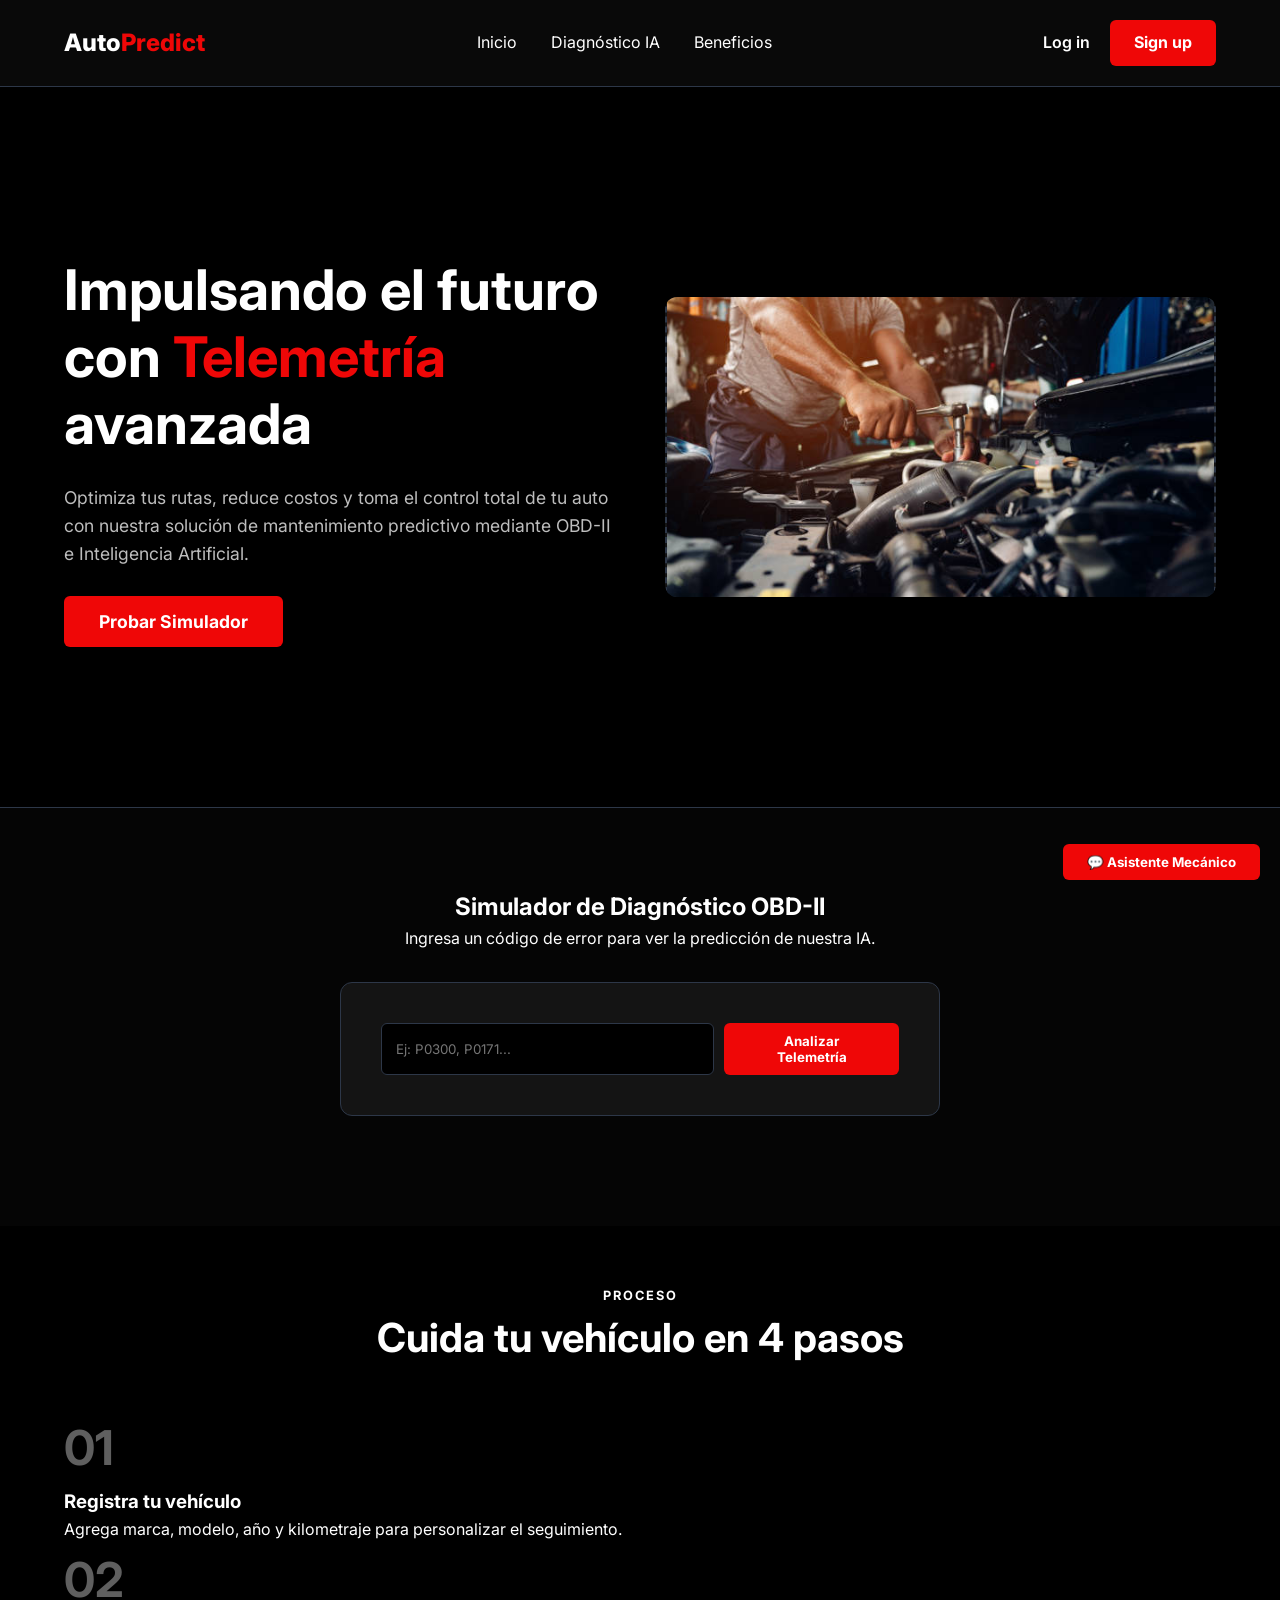
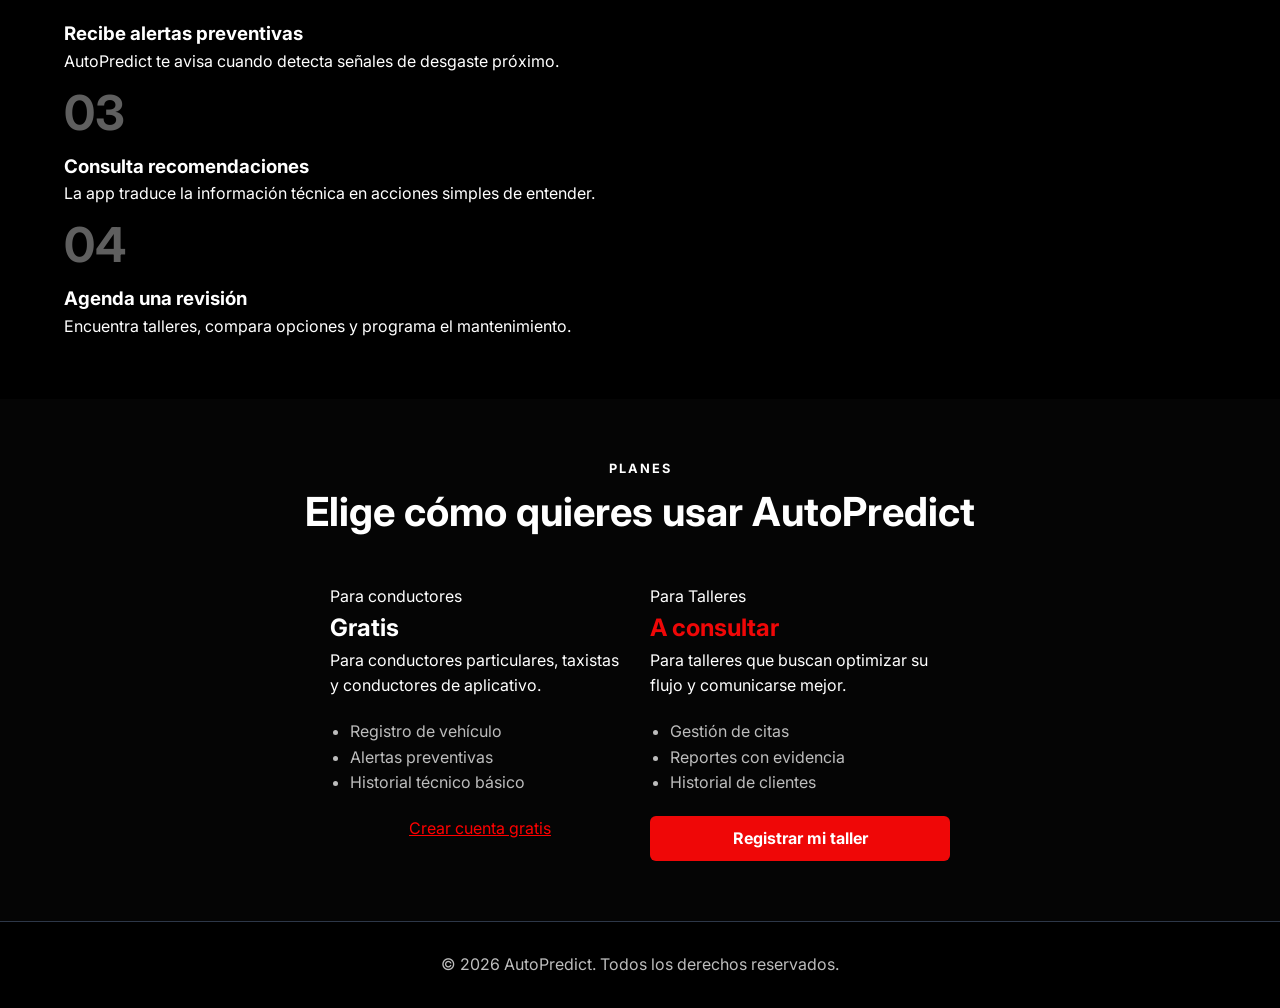
<file: index.html>
<!DOCTYPE html>
<html lang="es">
<head>
    <meta charset="UTF-8">
    <meta name="viewport" content="width=device-width, initial-scale=1.0">
    <title>AutoPredict | Telemetría Avanzada</title>
    <link rel="stylesheet" href="style.css">
</head>
<body>
    <header class="navbar">
        <a href="#inicio" class="logo">Auto<span class="text-accent">Predict</span></a>
        <nav class="nav-links">
            <a href="#inicio">Inicio</a>
            <a href="#simulador">Diagnóstico IA</a>
            <a href="#beneficios">Beneficios</a>
        </nav>
        <div class="nav-actions">
            <a href="dashboard.html" class="login-link">Log in</a>
            <a href="registro.html" class="btn-primary">Sign up</a>
        </div>
    </header>

    <main>
        <section id="inicio" class="hero-section">
            <div class="hero-content">
                <h1>Impulsando el futuro con <span class="text-accent">Telemetría</span> avanzada</h1>
                <p>Optimiza tus rutas, reduce costos y toma el control total de tu auto con nuestra solución de mantenimiento predictivo mediante OBD-II e Inteligencia Artificial.</p>
                <div class="hero-buttons">
                    <a href="#simulador" class="btn-primary btn-large">Probar Simulador</a>
                </div>
            </div>
            <div class="hero-image">
                <div class="car-placeholder">
                    <img src="Imagenes/carro-mantenimiento.jpg" alt="Carro en mantenimiento">
                </div>
            </div>
        </section>

        <section id="simulador" class="simulator-section">
            <h2>Simulador de Diagnóstico OBD-II</h2>
            <p>Ingresa un código de error para ver la predicción de nuestra IA.</p>
            
            <div class="simulator-card">
                <form id="diagnostic-form">
                    <input type="text" id="obd-code" placeholder="Ej: P0300, P0171..." required>
                    <button type="submit" class="btn-primary">Analizar Telemetría</button>
                </form>

                <div id="loading-spinner" class="hidden">
                    <div class="spinner"></div>
                    <p class="text-accent">Analizando datos del motor...</p>
                </div>

                <div id="diagnostic-result" class="hidden result-box">
                    <h3 id="result-title">Diagnóstico Completado</h3>
                    <p id="result-desc"><strong>Falla detectada:</strong> Anomalía múltiple en cilindros.</p>
                    <p id="result-action"><strong>Acción recomendada:</strong> Revisión urgente de bujías.</p>
                </div>
            </div>
        </section>

        <section style="padding: 60px 5%; text-align: center;">
            <p class="text-muted" style="font-weight: bold; font-size: 0.8rem; letter-spacing: 2px;">PROCESO</p>
            <h2 style="font-size: 2.5rem; margin-bottom: 40px;">Cuida tu vehículo en 4 pasos</h2>
            <div class="grid-4" style="text-align: left;">
                <div class="data-card">
                    <h1 style="color: var(--text-muted); opacity: 0.5; font-size: 3rem;">01</h1>
                    <h3>Registra tu vehículo</h3>
                    <p class="text-muted">Agrega marca, modelo, año y kilometraje para personalizar el seguimiento.</p>
                </div>
                <div class="data-card">
                    <h1 style="color: var(--text-muted); opacity: 0.5; font-size: 3rem;">02</h1>
                    <h3>Recibe alertas preventivas</h3>
                    <p class="text-muted">AutoPredict te avisa cuando detecta señales de desgaste próximo.</p>
                </div>
                <div class="data-card">
                    <h1 style="color: var(--text-muted); opacity: 0.5; font-size: 3rem;">03</h1>
                    <h3>Consulta recomendaciones</h3>
                    <p class="text-muted">La app traduce la información técnica en acciones simples de entender.</p>
                </div>
                <div class="data-card">
                    <h1 style="color: var(--text-muted); opacity: 0.5; font-size: 3rem;">04</h1>
                    <h3>Agenda una revisión</h3>
                    <p class="text-muted">Encuentra talleres, compara opciones y programa el mantenimiento.</p>
                </div>
            </div>
        </section>

        <section style="padding: 60px 5%; text-align: center; background: #050505;">
            <p class="text-muted" style="font-weight: bold; font-size: 0.8rem; letter-spacing: 2px;">PLANES</p>
            <h2 style="font-size: 2.5rem; margin-bottom: 40px;">Elige cómo quieres usar AutoPredict</h2>
            <div style="display: flex; justify-content: center; gap: 20px; flex-wrap: wrap;">
                <div class="data-card" style="width: 300px; text-align: left;">
                    <p class="text-muted">Para conductores</p>
                    <h2>Gratis</h2>
                    <p class="text-muted mt-10">Para conductores particulares, taxistas y conductores de aplicativo.</p>
                    <ul style="margin: 20px 0; padding-left: 20px; color: var(--text-muted);">
                        <li>Registro de vehículo</li>
                        <li>Alertas preventivas</li>
                        <li>Historial técnico básico</li>
                    </ul>
                    <a href="registro.html" class="btn-outline" style="display: block; text-align: center; color:red;">Crear cuenta gratis</a>
                </div>
                <div class="data-card" style="width: 300px; text-align: left; border-color: var(--accent-neon);">
                    <p class="text-muted">Para Talleres</p>
                    <h2 class="text-accent">A consultar</h2>
                    <p class="text-muted mt-10">Para talleres que buscan optimizar su flujo y comunicarse mejor.</p>
                    <ul style="margin: 20px 0; padding-left: 20px; color: var(--text-muted);">
                        <li>Gestión de citas</li>
                        <li>Reportes con evidencia</li>
                        <li>Historial de clientes</li>
                    </ul>
                    <a href="registro.html" class="btn-primary" style="display: block; text-align: center; color: white;">Registrar mi taller</a>
                </div>
            </div>
        </section>

    </main>

    <div class="chatbot-widget">
        <button id="chat-toggle" class="btn-primary chat-btn">💬 Asistente Mecánico</button>
        <div id="chat-window" class="chat-window hidden">
            <div class="chat-header">
                <h4>AutoPredict IA</h4>
                <button id="close-chat" class="close-btn">✖</button>
            </div>
            <div class="chat-body" id="chat-messages">
                <div class="message bot">Hola, soy tu asistente mecánico. ¿Qué síntoma presenta tu auto hoy?</div>
            </div>
            <form id="chat-form" class="chat-input-area">
                <input type="text" id="chat-input" placeholder="Ej: Mi auto vibra..." required autocomplete="off">
                <button type="submit" class="send-btn">➤</button>
            </form>
        </div>
    </div>

    <footer>
        <p>&copy; 2026 AutoPredict. Todos los derechos reservados.</p>
    </footer>

    <script src="script.js"></script>
</body>
</html>
</file>
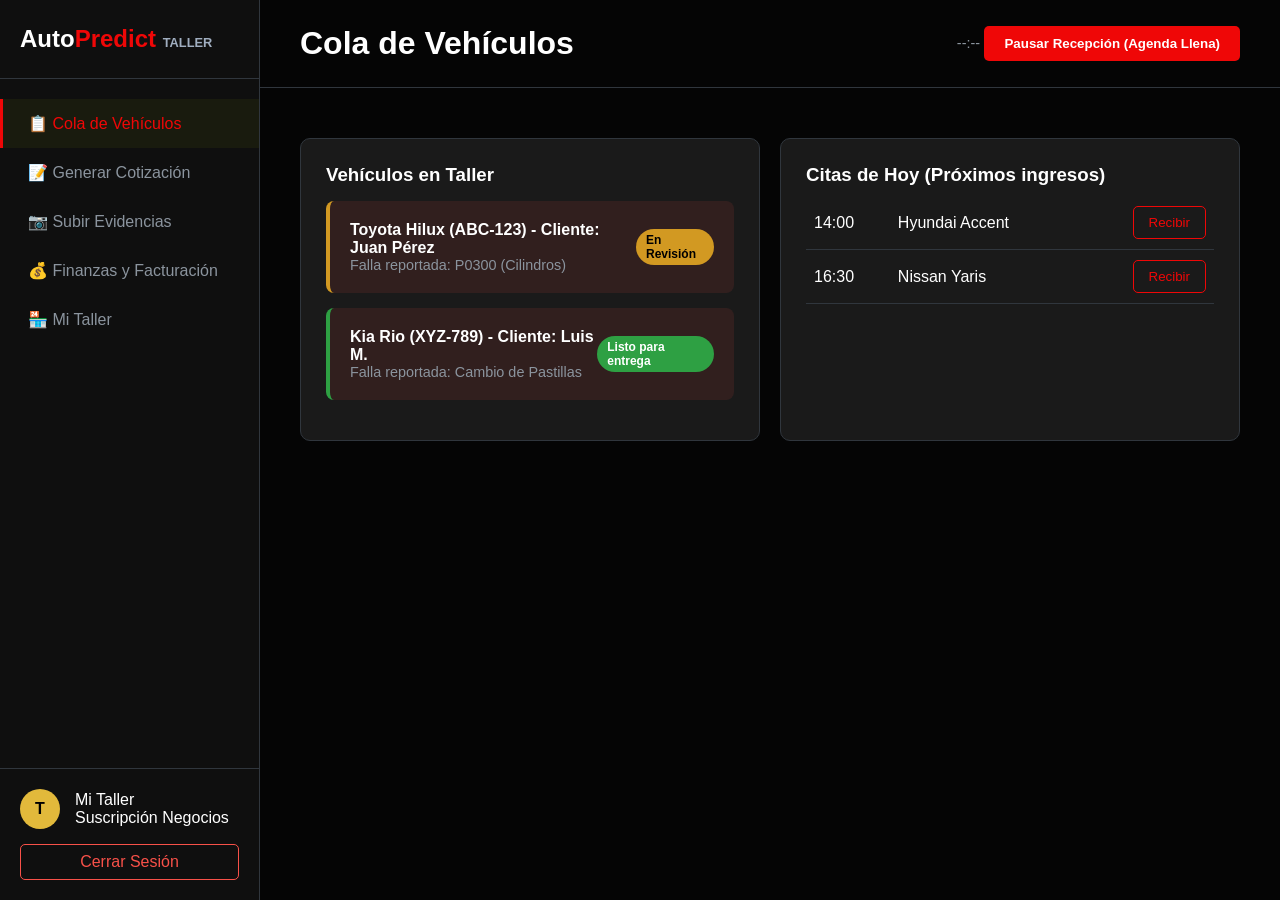
<file: dashboard-taller.html>
<!DOCTYPE html>
<html lang="es">
<head>
    <meta charset="UTF-8">
    <meta name="viewport" content="width=device-width, initial-scale=1.0">
    <title>Portal Taller | AutoPredict</title>
    <link rel="stylesheet" href="dashboard.css">
</head>
<body>
    <div class="dashboard-container">
        
        <aside class="sidebar">
            <div class="sidebar-header">
                <a href="index.html" class="logo">Auto<span class="text-accent">Predict</span> <span style="font-size: 0.8rem; color: #a0aec0;">TALLER</span></a>
            </div>
            <nav class="sidebar-nav">
                <a href="#" class="nav-item active" data-target="panel-cola">📋 Cola de Vehículos</a>
                <a href="#" class="nav-item" data-target="panel-cotizar">📝 Generar Cotización</a>
                <a href="#" class="nav-item" data-target="panel-evidencias">📷 Subir Evidencias</a>
                <a href="#" class="nav-item" data-target="panel-finanzas">💰 Finanzas y Facturación</a>
                <a href="#" class="nav-item" data-target="panel-perfil-taller">🏪 Mi Taller</a>
            </nav>
            <div class="sidebar-footer">
                <div class="user-info">
                    <div class="avatar" id="user-avatar" style="background: #e2b93b;">T</div>
                    <div>
                        <p class="user-name" id="dashboard-user-name">Mi Taller</p>
                        <p class="user-role">Suscripción Negocios</p>
                    </div>
                </div>
                <a href="index.html" class="logout-btn" onclick="localStorage.removeItem('userRegisteredName');">Cerrar Sesión</a>
            </div>
        </aside>

        <main class="main-content">
            <header class="topbar">
                <h1 id="page-title">Cola de Vehículos</h1>
                <div class="topbar-actions">
                    <span id="live-clock" class="text-muted">--:--</span>
                    <button class="btn-primary" id="btn-pausar-recepcion">Pausar Recepción (Agenda Llena)</button>
                </div>
            </header>

            <div id="panel-cola" class="view-panel active">
                <p id="banner-agenda-llena" class="banner-warning hidden">⏸ Recepción pausada: no se están recibiendo nuevos vehículos (agenda llena).</p>
                <div class="grid-2">
                    <div class="data-card">
                        <h3>Vehículos en Taller</h3>
                        <div id="vehiculos-taller-list">
                            <div class="alert-item" style="border-left-color: var(--warning); margin-top: 15px;">
                                <div>
                                    <strong>Toyota Hilux (ABC-123) - Cliente: Juan Pérez</strong>
                                    <p class="text-muted">Falla reportada: P0300 (Cilindros)</p>
                                </div>
                                <span class="tag tag-yellow">En Revisión</span>
                            </div>

                            <div class="alert-item" style="border-left-color: var(--success); margin-top: 10px;">
                                <div>
                                    <strong>Kia Rio (XYZ-789) - Cliente: Luis M.</strong>
                                    <p class="text-muted">Falla reportada: Cambio de Pastillas</p>
                                </div>
                                <span class="tag" style="background: var(--success); color: white;">Listo para entrega</span>
                            </div>
                        </div>
                    </div>

                    <div class="data-card">
                        <h3>Citas de Hoy (Próximos ingresos)</h3>
                        <table class="data-table mt-10">
                            <tbody id="citas-hoy-tbody">
                                <tr data-id="c1"><td>14:00</td><td>Hyundai Accent</td><td><button class="btn-outline" data-hora="14:00" data-vehiculo="Hyundai Accent" data-cliente="Cliente: Mariana Torres" data-placa="RAE-201">Recibir</button></td></tr>
                                <tr data-id="c2"><td>16:30</td><td>Nissan Yaris</td><td><button class="btn-outline" data-hora="16:30" data-vehiculo="Nissan Yaris" data-cliente="Cliente: Pedro Salas" data-placa="FRT-556">Recibir</button></td></tr>
                            </tbody>
                        </table>
                        <p id="citas-hoy-vacio" class="empty-state hidden">No hay más ingresos programados para hoy.</p>
                    </div>
                </div>
            </div>

            <div id="panel-cotizar" class="view-panel hidden">
                <div class="data-card" style="max-width: 600px;">
                    <h2>Nueva Cotización</h2>
                    <p class="text-muted mb-15">Envía el presupuesto detallado al app del conductor.</p>
                    
                    <input type="text" placeholder="Placa del vehículo (Ej: ABC-123)" style="width: 100%; padding: 10px; margin-bottom: 10px; background: var(--bg-dark); color: white; border: 1px solid var(--border-color); border-radius: 5px;">
                    
                    <textarea placeholder="Descripción del diagnóstico técnico..." style="width: 100%; padding: 10px; margin-bottom: 10px; background: var(--bg-dark); color: white; border: 1px solid var(--border-color); border-radius: 5px; height: 100px;"></textarea>
                    
                    <div style="display: flex; gap: 10px; margin-bottom: 20px;">
                        <input type="number" placeholder="Costo Mano de Obra (S/)" style="flex: 1; padding: 10px; background: var(--bg-dark); color: white; border: 1px solid var(--border-color); border-radius: 5px;">
                        <input type="number" placeholder="Costo Repuestos (S/)" style="flex: 1; padding: 10px; background: var(--bg-dark); color: white; border: 1px solid var(--border-color); border-radius: 5px;">
                    </div>

                    <button class="btn-primary" style="width: 100%;" onclick="alert('Cotización enviada al cliente. Esperando aprobación en su app.')">Enviar Cotización Digital</button>
                </div>
            </div>

            <div id="panel-evidencias" class="view-panel hidden">
                <div class="data-card" style="max-width: 600px;">
                    <h2>Subir Evidencia Visual</h2>
                    <p class="text-muted mb-15">Toma fotos de las piezas dañadas para respaldar tu trabajo y enviárselas al cliente.</p>

                    <select style="width: 100%; padding: 10px; margin-bottom: 15px; background: var(--bg-dark); color: white; border: 1px solid var(--border-color); border-radius: 5px;">
                        <option>Seleccionar Vehículo en Taller...</option>
                        <option>Toyota Hilux (ABC-123)</option>
                    </select>

                    <div style="border: 2px dashed var(--border-color); padding: 50px; text-align: center; border-radius: 8px; margin-bottom: 20px; cursor: pointer;">
                        <span style="font-size: 2rem;">📷</span>
                        <p class="text-muted mt-10">Haz clic para abrir la cámara o subir foto</p>
                    </div>

                    <button class="btn-primary" style="width: 100%;" onclick="alert('Foto subida con éxito. El cliente recibió una notificación push en su celular.')">Enviar Evidencia al Cliente</button>
                </div>
            </div>

            <div id="panel-finanzas" class="view-panel hidden">
                <h2>Ingresos Mensuales</h2>
                <div class="grid-4 mt-10">
                    <div class="data-card" style="text-align: center;">
                        <p class="card-title">Ingresos Hoy</p>
                        <h3 class="card-value text-accent">S/ 450.00</h3>
                    </div>
                    <div class="data-card" style="text-align: center;">
                        <p class="card-title">Ingresos del Mes</p>
                        <h3 class="card-value">S/ 4,200.00</h3>
                    </div>
                    <div class="data-card" style="text-align: center;">
                        <p class="card-title">Cotizaciones Rechazadas</p>
                        <h3 class="card-value text-danger">2</h3>
                    </div>
                </div>
            </div>

            <div id="panel-perfil-taller" class="view-panel hidden">
                <div class="data-card" style="max-width: 600px;">
                    <h2>Información del Taller</h2>
                    <p class="text-muted mb-15">Esta información es la que ven tus clientes en "Buscar Talleres".</p>

                    <label class="form-label">Nombre del taller</label>
                    <input type="text" id="perfil-nombre" class="form-input" value="Mi Taller"> <br>

                    <label class="form-label">Dirección</label>
                    <input type="text" id="perfil-direccion" class="form-input" value="Av. San Luis 345, Lima"><br>

                    <label class="form-label">Teléfono de contacto</label>
                    <input type="text" id="perfil-telefono" class="form-input" value="+51 987 654 321"><br>

                    <label class="form-label">Horario de atención</label>
                    <input type="text" id="perfil-horario" class="form-input" value="Lun a Sáb, 8:00 AM - 6:00 PM"><br>

                    <label class="form-label">Especialidad</label>
                    <select id="perfil-especialidad" class="form-input">
                        <option value="general">Mecánica General</option>
                        <option value="frenos">Especialista en Frenos</option>
                        <option value="electrico">Sistema Eléctrico</option>
                        <option value="motor">Motor y Transmisión</option>
                    </select>

                    <button class="btn-primary mt-10" style="width: 100%;" id="btn-guardar-perfil-taller">Guardar Cambios</button>
                    <p id="perfil-guardado-msg" class="text-success hidden mt-10" style="text-align:center;">✓ Cambios guardados correctamente.</p>
                </div>
            </div>

        </main>
    </div>
    
    <nav class="bottom-nav">
        <a href="#" class="bottom-nav-item active" onclick="document.querySelector('[data-target=\'panel-cola\']').click()">
            <span>📋</span><br>Cola
        </a>
        <a href="#" class="bottom-nav-item" onclick="document.querySelector('[data-target=\'panel-cotizar\']').click()">
            <span>📝</span><br>Cotizar
        </a>
        <a href="#" class="bottom-nav-item" onclick="document.querySelector('[data-target=\'panel-evidencias\']').click()">
            <span>📷</span><br>Evidencia
        </a>
        <a href="#" class="bottom-nav-item" onclick="document.querySelector('[data-target=\'panel-perfil-taller\']').click()">
            <span>🏪</span><br>Mi Taller
        </a>
    </nav>

    <!-- Modal genérico reutilizable (ej: confirmación de vehículo recibido) -->
    <div id="app-modal" class="modal-overlay hidden">
        <div class="modal-box">
            <button class="modal-close" id="app-modal-close">✖</button>
            <div id="app-modal-content"></div>
        </div>
    </div>

    <script src="dashboard.js"></script>
</body>
</html>
</file>
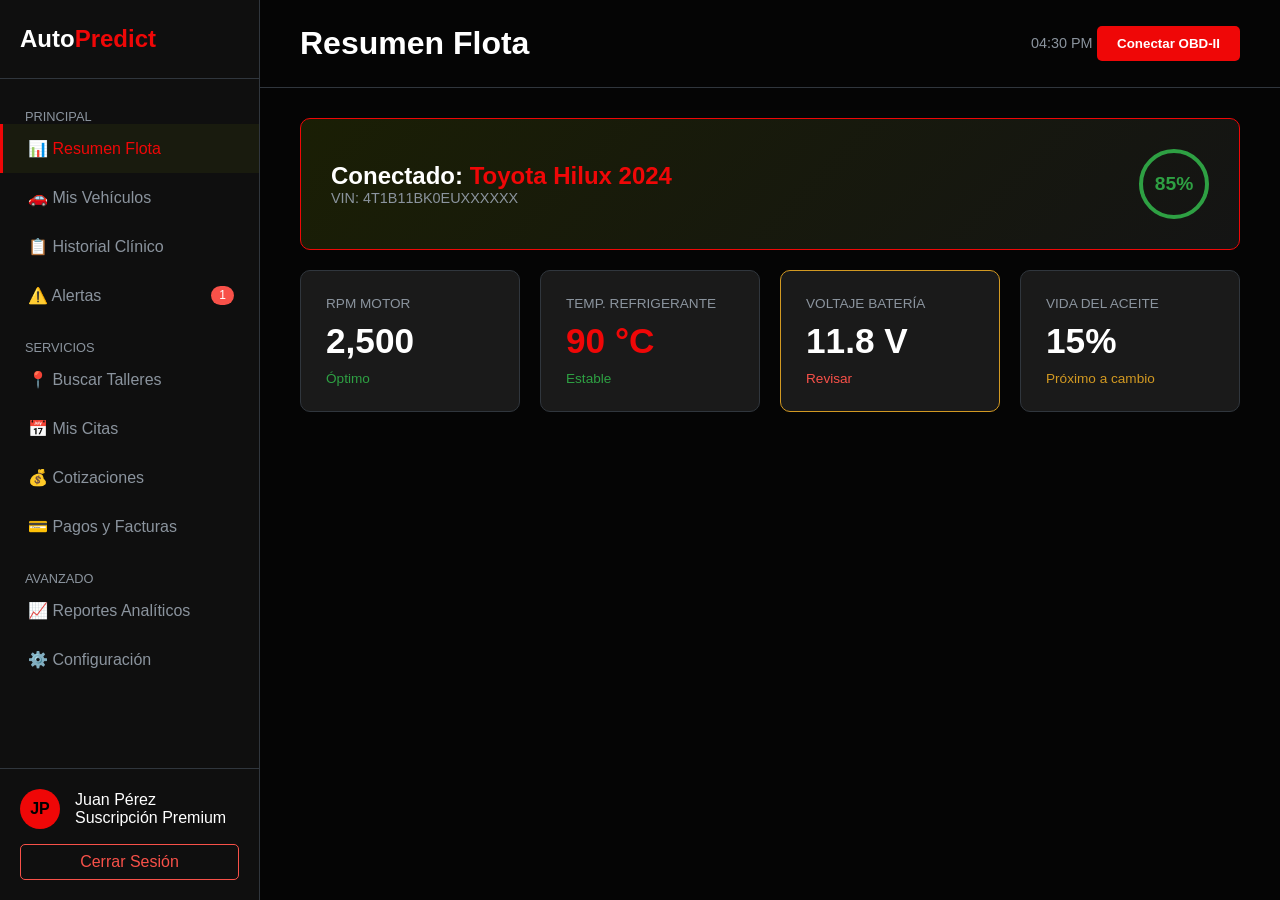
<file: dashboard.html>
<!DOCTYPE html>
<html lang="es">
<head>
    <meta charset="UTF-8">
    <meta name="viewport" content="width=device-width, initial-scale=1.0">
    <title>Panel | AutoPredict</title>
    <link rel="stylesheet" href="dashboard.css">
</head>
<body>
    <div class="dashboard-container">
        
        <aside class="sidebar">
            <div class="sidebar-header">
                <a href="index.html" class="logo">Auto<span class="text-accent">Predict</span></a>
            </div>
            <nav class="sidebar-nav">
               
                <p class="text-muted" style="padding: 0 25px; margin-top: 10px; font-size: 0.8rem; text-transform: uppercase;">Principal</p>
                <a href="#" class="nav-item active" data-target="panel-resumen">📊 Resumen Flota</a>
                <a href="#" class="nav-item" data-target="panel-vehiculos">🚗 Mis Vehículos</a>
                <a href="#" class="nav-item" data-target="panel-historial">📋 Historial Clínico</a>
                <a href="#" class="nav-item" data-target="panel-alertas">⚠️ Alertas <span class="badge">1</span></a>
   
                <p class="text-muted" style="padding: 0 25px; margin-top: 20px; font-size: 0.8rem; text-transform: uppercase;">Servicios</p>
                <a href="#" class="nav-item" data-target="panel-talleres">📍 Buscar Talleres</a>
                <a href="#" class="nav-item" data-target="panel-agenda">📅 Mis Citas</a>
                <a href="#" class="nav-item" data-target="panel-cotizaciones">💰 Cotizaciones</a>
                <a href="#" class="nav-item" data-target="panel-pagos">💳 Pagos y Facturas</a>

                <p class="text-muted" style="padding: 0 25px; margin-top: 20px; font-size: 0.8rem; text-transform: uppercase;">Avanzado</p>
                <a href="#" class="nav-item" data-target="panel-reportes">📈 Reportes Analíticos</a>
                <a href="#" class="nav-item" data-target="panel-configuracion">⚙️ Configuración</a>
            </nav>
    
            <div class="sidebar-footer">
                <div class="user-info">
                    <div class="avatar" id="user-avatar">JP</div>
                    <div>
                        <p class="user-name" id="dashboard-user-name">Juan Pérez</p>
                        <p class="user-role">Suscripción Premium</p>
                    </div>
                </div>
                <a href="index.html" class="logout-btn" onclick="localStorage.removeItem('userRegisteredName');">Cerrar Sesión</a>
            </div>
        </aside>

        <main class="main-content">
  
            <header class="topbar">
                <div style="display: flex; align-items: center; gap: 15px;">
                    <button id="btn-menu-movil" class="btn-menu-movil">☰</button>
                    <h1 id="page-title">Resumen Flota</h1>
                </div>
                <div class="topbar-actions">
                    <span id="live-clock" class="text-muted">--:--</span>
                    <button class="btn-primary" onclick="alert('Buscando dispositivos Bluetooth...')">Conectar OBD-II</button>
                </div>
            </header>

            <div id="panel-resumen" class="view-panel active">
                <div class="active-vehicle-banner">
                    <div>
                        <h2>Conectado: <span class="text-accent" id="resumen-vehiculo-nombre">Toyota Hilux 2024</span></h2>
                        <p class="text-muted">VIN: <span id="resumen-vehiculo-vin">4T1B11BK0EUXXXXXX</span></p>
                    </div>
                    <div class="score-circle" id="resumen-score">85%</div>
                </div>

                <div class="grid-4">
                    <div class="data-card">
                        <p class="card-title">RPM Motor</p>
                        <h3 id="live-rpm" class="card-value">2,500</h3>
                        <p class="text-success">Óptimo</p>
                    </div>
                    <div class="data-card">
                        <p class="card-title">Temp. Refrigerante</p>
                        <h3 id="live-temp" class="card-value text-accent">90 °C</h3>
                        <p class="text-success">Estable</p>
                    </div>
                    <div class="data-card warning-card">
                        <p class="card-title">Voltaje Batería</p>
                        <h3 class="card-value" id="resumen-bateria">11.8 V</h3>
                        <p class="text-danger">Revisar</p>
                    </div>
                    <div class="data-card">
                        <p class="card-title">Vida del Aceite</p>
                        <h3 class="card-value" id="resumen-aceite">15%</h3>
                        <p class="text-warning">Próximo a cambio</p>
                    </div>
                </div>
            </div>
            
            <div id="panel-vehiculos" class="view-panel hidden">
                <div class="section-subtitle" style="display: flex; justify-content: space-between;">
                    <h2>Mis Vehículos Registrados</h2>
                    <button class="btn-primary" id="btn-agregar-vehiculo">+ Agregar Vehículo</button>
                </div>
                
                <div class="grid-2 mt-10" id="vehiculos-list">
                    </div>
            </div>

            <div id="panel-historial" class="view-panel hidden">
                <div style="display: flex; justify-content: space-between; margin-bottom: 20px;">
                    <h2>Historial de Servicios</h2>
                    <button class="btn-outline">Descargar PDF</button>
                </div>
                
                <div style="display: flex; gap: 10px; margin-bottom: 10px; flex-wrap: wrap;">
                    <input type="text" id="input-filtro-historial" placeholder="Buscar por repuesto o palabra clave (ej: Frenos)" style="padding: 10px; border-radius: 5px; border: 1px solid var(--border-color); background: var(--bg-dark); color: white; width: 300px;">
                    <button class="btn-primary" id="btn-filtrar-historial">Filtrar</button>
                    <button class="btn-outline" id="btn-limpiar-filtro-historial">Limpiar</button>
                </div>
                <p class="text-muted" style="margin-bottom: 15px; font-size: 0.8rem;">Tip: prueba palabras clave como "frenos", "aceite", "motor" o "batería" y te mostramos todo lo relacionado.</p>

                <div class="data-card">
                    <table class="data-table">
                        <thead>
                            <tr>
                                <th>Fecha</th>
                                <th>Taller</th>
                                <th>Servicio / Repuesto</th>
                                <th>Costo</th>
                                <th>Evidencia</th>
                            </tr>
                        </thead>
                        <tbody id="historial-tbody">
                            <tr data-servicio="Cambio de Pastillas de Freno">
                                <td>12 Mayo, 2026</td>
                                <td>San Luis Motors</td>
                                <td>Cambio de Pastillas de Freno</td>
                                <td>S/ 180.00</td>
                                <td><button class="btn-outline" style="padding: 4px 8px; font-size: 0.8rem;" data-tipo="evidencia" data-fecha="12 Mayo, 2026" data-taller="San Luis Motors" data-servicio="Cambio de Pastillas de Freno" data-costo="S/ 180.00" data-nota="Las pastillas delanteras presentaban cristalización severa (75% desgaste). Se procedió al cambio exitoso.">Ver evidencia</button></td>
                            </tr>
                            <tr data-servicio="Mantenimiento 10,000 Km (Aceite)">
                                <td>03 Abril, 2026</td>
                                <td>AutoCheck Express</td>
                                <td>Mantenimiento 10,000 Km (Aceite)</td>
                                <td>S/ 250.00</td>
                                <td><button class="btn-outline" style="padding: 4px 8px; font-size: 0.8rem;" data-tipo="boleta" data-fecha="03 Abril, 2026" data-taller="AutoCheck Express" data-servicio="Mantenimiento 10,000 Km (Aceite)" data-costo="S/ 250.00" data-nota="Cambio de aceite sintético 5W-30 y filtro de aceite. Kilometraje registrado: 10,412 km.">Ver boleta</button></td>
                            </tr>
                            <tr data-servicio="Escaneo OBD-II (Falla P0300)">
                                <td>15 Enero, 2026</td>
                                <td>Taller El Rápido</td>
                                <td>Escaneo OBD-II (Falla P0300)</td>
                                <td>S/ 50.00</td>
                                <td><button class="btn-outline" style="padding: 4px 8px; font-size: 0.8rem;" data-tipo="reporte" data-fecha="15 Enero, 2026" data-taller="Taller El Rápido" data-servicio="Escaneo OBD-II (Falla P0300)" data-costo="S/ 50.00" data-nota="Se detectó falla múltiple en cilindros (Misfire). Se recomendó revisión de bujías y bobinas.">Ver reporte</button></td>
                            </tr>
                        </tbody>
                    </table>
                    <p id="historial-vacio" class="empty-state hidden">No se encontraron servicios relacionados con tu búsqueda.</p>
                </div>
            </div>

            <div id="panel-talleres" class="view-panel hidden">
                <h2>Talleres Recomendados</h2>
                <p class="text-muted">Basado en tu telemetría y ubicación actual.</p>
                
                <div style="display: flex; gap: 10px; margin: 20px 0;">
                    <span class="tag tag-yellow" style="cursor: pointer;">+4 Estrellas ⭐</span>
                    <span class="tag tag-red" style="cursor: pointer;">Disponibilidad Inmediata ⚡</span>
                    <span class="tag" style="background: var(--border-color); cursor: pointer;">Especialistas en Frenos 🔧</span>
                </div>

                <div class="grid-2">
                    <div class="data-card">
                        <div style="display: flex; justify-content: space-between;">
                            <h3>San Luis Motors</h3>
                            <span style="color: gold;">⭐⭐⭐⭐⭐ (4.8)</span>
                        </div>
                        <p class="text-muted">A 1.2 km de distancia | Av. San Luis 345</p>
                        <p class="mt-10"><strong>Atención estimada:</strong> En 15 minutes.</p>
                        <button class="btn-primary mt-10" style="width: 100%;" data-tipo="perfil" data-taller="San Luis Motors" data-direccion="Av. San Luis 345" data-rating="⭐⭐⭐⭐⭐ (4.8)">Ver Perfil y Agendar</button>
                    </div>
                    
                    <div class="data-card">
                        <div style="display: flex; justify-content: space-between;">
                            <h3>AutoCheck Express</h3>
                            <span style="color: gold;">⭐⭐⭐⭐☆ (4.2)</span>
                        </div>
                        <p class="text-muted">A 3.5 km de distancia | Surquillo</p>
                        <p class="mt-10"><strong>Atención estimada:</strong> Agenda llena hoy.</p>
                        <button class="btn-outline mt-10" style="width: 100%;" data-tipo="manana" data-taller="AutoCheck Express" data-direccion="Surquillo" data-rating="⭐⭐⭐⭐☆ (4.2)">Ver Horarios Mañana</button>
                    </div>
                </div>
            </div>

            <div id="panel-agenda" class="view-panel hidden">
                <h2>Gestión de Citas</h2>
                
                <div class="grid-2 mt-10">
                    <div id="cita-actual-container"></div>

                    <div class="data-card">
                        <h3>Agendar Nueva Cita</h3>
                        <p class="text-muted mt-10">Selecciona un taller desde el mapa para ver sus horarios disponibles y evitar tiempos de espera largos.</p>
                        <button class="btn-outline mt-10" onclick="document.querySelector('[data-target=\'panel-talleres\']').click();">Ir al Mapa de Talleres</button>
                    </div>
                </div>
            </div>

            <div id="panel-alertas" class="view-panel hidden">
                <div id="alertas-no-leidas-list"></div>
                <p id="alertas-vacio" class="empty-state hidden">No tienes alertas nuevas. Buen trabajo revisando tu flota.</p>

                <details class="subsection-toggle">
                    <summary>Leídas</summary>
                    <div class="subsection-body" id="alertas-leidas-list">
                        <p class="text-muted" id="alertas-leidas-vacio">Aún no marcaste ninguna alerta como leída.</p>
                    </div>
                </details>
            </div>

            <div id="panel-cotizaciones" class="view-panel hidden">
                <h2>Cotizaciones Pendientes</h2>
                <p class="text-muted">Revisa y aprueba el presupuesto enviado por el taller.</p>
                
                <div id="cotizaciones-pendientes-list" class="mt-10"></div>
                <p id="cotizaciones-vacio" class="empty-state hidden">No tienes cotizaciones pendientes por revisar.</p>

                <details class="subsection-toggle">
                    <summary>Cotizaciones Aprobadas y Rechazadas</summary>
                    <div class="subsection-body" id="cotizaciones-historial-list">
                        <p class="text-muted" id="cotizaciones-historial-vacio">Aún no aprobaste ni rechazaste ninguna cotización.</p>
                    </div>
                </details>
            </div>

            <div id="panel-pagos" class="view-panel hidden">
                <div style="display: flex; justify-content: space-between; align-items: center; margin-bottom: 20px;">
                    <h2>Centro de Pagos</h2>
                    <button class="btn-outline" id="btn-historial-facturas">Historial de Facturas</button>
                </div>

                <div class="grid-2">
                    <div class="data-card">
                        <h3>Factura Lista para Pago</h3>
                        <p class="text-muted">Servicio completado el 17 Mayo, 2026</p>
                        <div style="background: var(--bg-dark); padding: 20px; border-radius: 8px; margin: 15px 0;">
                            <div style="display: flex; justify-content: space-between; margin-bottom: 10px;">
                                <span>Mantenimiento Preventivo</span>
                                <span>S/ 250.00</span>
                            </div>
                            <div style="display: flex; justify-content: space-between; margin-bottom: 10px;">
                                <span>Escaneo OBD-II</span>
                                <span>S/ 50.00</span>
                            </div>
                            <hr style="border-top: 1px solid var(--border-color); margin: 10px 0;">
                            <div style="display: flex; justify-content: space-between; font-weight: bold; font-size: 1.2rem;">
                                <span>Total a Pagar</span>
                                <span class="text-accent">S/ 300.00</span>
                            </div>
                        </div>
                        
                        <label style="display: flex; align-items: center; gap: 10px; margin-bottom: 15px; cursor: pointer;">
                            <input type="checkbox" id="check-cuotas"> Pagar en 3 cuotas sin intereses (S/ 100.00 / mes)
                        </label>

                        <div style="display: flex; gap: 10px;">
                            <button class="btn-primary" style="flex: 1;" onclick="alert('Abriendo pasarela de pagos integrada...')">Pagar con Tarjeta</button>
                            <button class="btn-outline" style="flex: 1;" id="btn-descargar-boleta">Descargar Boleta</button>
                        </div>
                    </div>

                    <div class="data-card">
                        <h3>Métodos de Pago Guardados</h3>
                        <div id="tarjetas-list">
                            <div class="alert-item" style="border-left-color: var(--text-muted); margin-top: 15px;">
                                <div>
                                    <strong>Visa terminada en 4567</strong>
                                    <p class="text-muted">Vence: 12/28</p>
                                </div>
                            </div>
                        </div>
                        <button class="btn-outline mt-10" id="btn-anadir-tarjeta">+ Añadir Tarjeta</button>
                    </div>
                </div>
            </div>

            <div id="modal-evidencia" class="hidden" style="position: fixed; top: 0; left: 0; width: 100%; height: 100%; background: rgba(0,0,0,0.8); z-index: 2000; display: flex; align-items: center; justify-content: center;">
                <div class="data-card" style="width: 100%; max-width: 500px; position: relative;">
                    <button onclick="document.getElementById('modal-evidencia').classList.add('hidden')" style="position: absolute; top: 15px; right: 20px; background: none; border: none; color: white; font-size: 1.5rem; cursor: pointer;">✖</button>
                    <h3>Evidencia del Servicio</h3>
                    <p class="text-muted mb-15">Taller: San Luis Motors | Fecha: 12 Mayo, 2026</p>
                    
                    <div style="background: var(--bg-dark); height: 250px; border-radius: 8px; display: flex; flex-direction: column; align-items: center; justify-content: center; border: 1px dashed var(--border-color); margin: 15px 0;">
                        <span class="text-muted">📷 [Imagen de pastillas de freno desgastadas]</span>
                    </div>
                    
                    <p><strong>Nota del mecánico:</strong> Las pastillas delanteras presentaban cristalización severa (75% desgaste). Se procedió al cambio exitoso.</p>
                    <button class="btn-primary mt-10" style="width: 100%;" onclick="document.getElementById('modal-evidencia').classList.add('hidden')">Entendido</button>
                </div>
            </div>

            <div id="app-modal" class="modal-overlay hidden">
                <div class="modal-box">
                    <button class="modal-close" id="app-modal-close">✖</button>
                    <div id="app-modal-content"></div>
                </div>
            </div>

            <div id="panel-reportes" class="view-panel hidden">
                <div style="display: flex; justify-content: space-between; align-items: center;">
                    <h2>Análisis de Rendimiento</h2>
                    <div style="display: flex; gap: 10px;">
                        <select class="btn-outline" id="select-rango-reporte" style="background: var(--bg-dark); color: white;">
                            <option value="30d">Últimos 30 días</option>
                            <option value="anio">Este Año</option>
                        </select>
                        <button class="btn-primary" onclick="alert('Descargando Reporte en PDF y CSV...')">⬇ Exportar Datos</button>
                    </div>
                </div>

                <div class="grid-2 mt-10">
                    <div class="data-card">
                        <h3 id="titulo-grafico-gastos">Gastos en Mantenimiento vs Combustible (Últimos 30 días)</h3>
                        <div id="grafico-gastos" style="height: 200px; display: flex; align-items: flex-end; gap: 20px; margin-top: 20px; border-bottom: 1px solid var(--border-color); padding-bottom: 10px;">
                        </div>
                        <p class="text-muted mt-10" id="nota-grafico-gastos">El pico de febrero corresponde a la reparación del alternador.</p>
                    </div>

                    <div class="data-card">
                        <h3>Predicción de Vida Útil (IA)</h3>
                        <div style="margin-top: 20px;" id="prediccion-vida-util">
                        </div>
                    </div>
                </div>
            </div>

            <div id="panel-configuracion" class="view-panel hidden">
                <h2>Configuración del Dispositivo y Cuenta</h2>
                
                <div class="grid-2 mt-10">
                    <div class="data-card">
                        <h3>Sincronización de Escáner OBD-II</h3>
                        <p class="text-muted mt-10">Conecta tu dispositivo vía Bluetooth o Wi-Fi local.</p>
                     
                        <div id="contenedor-escaner" style="background: var(--bg-dark); padding: 15px; border-radius: 5px; margin-top: 15px; display: flex; justify-content: space-between; align-items: center; border: 1px solid var(--success);">
                            <div>
                                <strong>ELM327 v1.5 (AutoPredict_OBD)</strong>
                                <p class="text-success" style="font-size: 0.8rem;">Conectado y transmitiendo a 500kbps</p>
                            </div>
                            <button id="btn-desvincular" class="btn-outline" style="border-color: var(--danger); color: var(--danger);">Desvincular</button>
                        </div>
                        
                        <input type="text" placeholder="Ingresar Dirección MAC manualmente..." style="width: 100%; padding: 10px; margin-top: 15px; background: var(--bg-dark); color: white; border: 1px solid var(--border-color); border-radius: 5px;">
                        <button class="btn-primary mt-10">Buscar Dispositivos</button>
                    </div>

                    <div class="data-card">
                        <h3>Preferencias de Alertas</h3>
                        <div style="display: flex; flex-direction: column; gap: 15px; margin-top: 15px;">
                            <label style="display: flex; justify-content: space-between; align-items: center; border-bottom: 1px solid var(--border-color); padding-bottom: 10px;">
                                Notificaciones Push en Navegador
                                <input type="checkbox" checked style="width: 20px; height: 20px;">
                            </label>
                            <label style="display: flex; justify-content: space-between; align-items: center; border-bottom: 1px solid var(--border-color); padding-bottom: 10px;">
                                Alertas Críticas por SMS
                                <input type="checkbox" checked style="width: 20px; height: 20px;">
                            </label>
                            <label style="display: flex; justify-content: space-between; align-items: center; border-bottom: 1px solid var(--border-color); padding-bottom: 10px;">
                                Reporte Semanal al Correo
                                <input type="checkbox" style="width: 20px; height: 20px;">
                            </label>
                        </div>
                        <button class="btn-primary mt-10" style="width: 100%;">Guardar Cambios</button>
                    </div>
                </div>
            </div>

            <div id="menu-movil-overlay" class="hidden" style="position: fixed; top: 0; left: 0; width: 100%; height: 100%; background: rgba(0,0,0,0.9); z-index: 3000;">
                <div style="background: var(--bg-card); width: 75%; max-width: 300px; height: 100%; padding: 25px; border-right: 1px solid var(--border-color);">
                    <div style="display: flex; justify-content: space-between; align-items: center; margin-bottom: 20px;">
                        <h2>Menú</h2>
                        <button id="cerrar-menu-movil" style="background: none; border: none; color: white; font-size: 1.5rem; cursor: pointer;">✖</button>
                    </div>
                    
                    <p class="text-muted" style="font-size: 0.8rem; text-transform: uppercase;">Servicios</p>
                    <a href="#" style="display: block; padding: 15px 0; color: white; text-decoration: none; border-bottom: 1px solid var(--border-color);" onclick="document.querySelector('[data-target=\'panel-talleres\']').click(); document.getElementById('cerrar-menu-movil').click();">📍 Buscar Talleres</a>
                    <a href="#" style="display: block; padding: 15px 0; color: white; text-decoration: none; border-bottom: 1px solid var(--border-color);" onclick="document.querySelector('[data-target=\'panel-agenda\']').click(); document.getElementById('cerrar-menu-movil').click();">📅 Mis Citas</a>
                    <a href="#" style="display: block; padding: 15px 0; color: white; text-decoration: none; border-bottom: 1px solid var(--border-color);" onclick="document.querySelector('[data-target=\'panel-cotizaciones\']').click(); document.getElementById('cerrar-menu-movil').click();">💰 Cotizaciones</a>
                    <a href="#" style="display: block; padding: 15px 0; color: white; text-decoration: none; border-bottom: 1px solid var(--border-color);" onclick="document.querySelector('[data-target=\'panel-pagos\']').click(); document.getElementById('cerrar-menu-movil').click();">💳 Pagos y Facturas</a>
                    
                    <p class="text-muted" style="margin-top: 20px; font-size: 0.8rem; text-transform: uppercase;">Avanzado</p>
                    <a href="#" style="display: block; padding: 15px 0; color: white; text-decoration: none; border-bottom: 1px solid var(--border-color);" onclick="document.querySelector('[data-target=\'panel-reportes\']').click(); document.getElementById('cerrar-menu-movil').click();">📈 Reportes Analíticos</a>
                </div>
            </div>

        </main>
    </div>

    <nav class="bottom-nav">
        <a href="#" class="bottom-nav-item active" onclick="document.querySelector('[data-target=\'panel-resumen\']').click()">
            <span>🏠</span><br>Inicio
        </a>
        <a href="#" class="bottom-nav-item" onclick="document.querySelector('[data-target=\'panel-vehiculos\']').click()">
            <span>🚗</span><br>Vehículo
        </a>
        <a href="#" class="bottom-nav-item" onclick="document.querySelector('[data-target=\'panel-agenda\']').click()">
            <span>🔧</span><br>Mant.
        </a>
        <a href="#" class="bottom-nav-item" onclick="document.querySelector('[data-target=\'panel-configuracion\']').click()">
            <span>👤</span><br>Perfil
        </a>
    </nav>

    <script src="dashboard.js"></script>
</body>
</html>
</file>
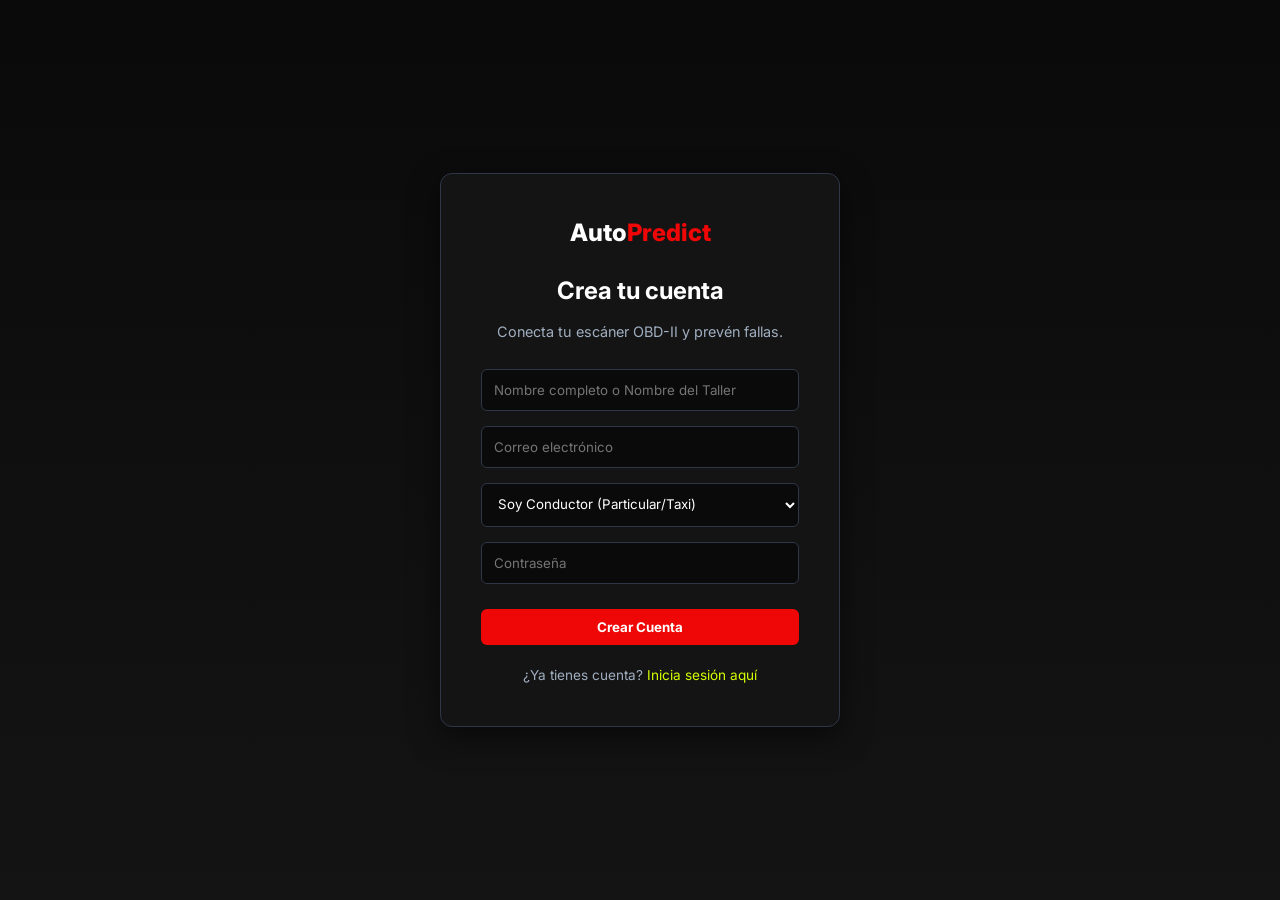
<file: registro.html>
<!DOCTYPE html>
<html lang="es">
<head>
    <meta charset="UTF-8">
    <meta name="viewport" content="width=device-width, initial-scale=1.0">
    <title>Crear Cuenta | AutoPredict</title>
    <link rel="stylesheet" href="style.css">
    <style>
        .auth-container {
            min-height: 100vh;
            display: flex;
            align-items: center;
            justify-content: center;
            background: linear-gradient(180deg, #0a0a0a 0%, #141414 100%);
        }
        .auth-card {
            background-color: #141414;
            padding: 40px;
            border-radius: 12px;
            border: 1px solid #2d3748;
            width: 100%;
            max-width: 400px;
            text-align: center;
            box-shadow: 0 10px 30px rgba(0,0,0,0.5);
        }
        .auth-card h2 { margin-bottom: 10px; }
        .auth-card p { color: #a0aec0; margin-bottom: 25px; font-size: 0.9rem; }
        .auth-form { display: flex; flex-direction: column; gap: 15px; }
        .auth-form input { width: 100%; padding: 12px; border-radius: 6px; border: 1px solid #2d3748; background-color: #0a0a0a; color: white; margin: 0; }
        .auth-form input:focus { outline: 1px solid #d4ff00; }
        .auth-btn { width: 100%; margin-top: 10px; }
        .auth-links { margin-top: 20px; font-size: 0.85rem; color: #a0aec0; }
        .auth-links a { color: #d4ff00; text-decoration: none; }
    </style>
</head>
<body>

    <div class="auth-container">
        <div class="auth-card">
            <a href="index.html" class="logo" style="display: block; margin-bottom: 20px;">Auto<span class="text-accent">Predict</span></a>
            <h2>Crea tu cuenta</h2>
            <p>Conecta tu escáner OBD-II y prevén fallas.</p>

           <form class="auth-form" onsubmit="event.preventDefault(); 
                const nameInput = document.getElementById('reg-name').value; 
                const roleInput = document.getElementById('reg-role').value;
                localStorage.setItem('userRegisteredName', nameInput); 
                
                // Magia de enrutamiento: Si es taller lo manda a su propio dashboard
                if(roleInput === 'taller') {
                    window.location.href='dashboard-taller.html';
                } else {
                    window.location.href='dashboard.html';
                }
            ">
                <input type="text" id="reg-name" placeholder="Nombre completo o Nombre del Taller" required>
                <input type="email" placeholder="Correo electrónico" required>
                
                <select id="reg-role" style="width: 100%; padding: 12px; border-radius: 6px; border: 1px solid #2d3748; background-color: #0a0a0a; color: white;">
                    <option value="conductor"> Soy Conductor (Particular/Taxi)</option>
                    <option value="taller"> Soy Taller Mecánico</option>
                </select>

                <input type="password" placeholder="Contraseña" required>
                <button type="submit" class="btn-primary auth-btn">Crear Cuenta</button>
            </form>

            <div class="auth-links">
                ¿Ya tienes cuenta? <a href="dashboard.html">Inicia sesión aquí</a>
            </div>
        </div>
    </div>

</body>
</html>
</file>
<file: style.css>
@import url('https://fonts.googleapis.com/css2?family=Inter:wght@400;600;800&display=swap');

/* Variables */

:root {
    --bg-dark: #000000;
    --bg-card: #141414;
    --accent-neon: #EF0707;
    --accent-hover: #DA2128;
    --text-main: #FFFFFF;
    --text-muted: #BDBDBD;
    --border-color: #2d3748;
}

/* Reset */

* {
    margin: 0;
    padding: 0;
    box-sizing: border-box;
    font-family: "Inter", sans-serif;
}

/* General */

body {
    background-color: var(--bg-dark);
    color: var(--text-main);
    line-height: 1.6;
}

.text-accent {
    color: var(--accent-neon);
}

.hidden {
    display: none !important;
}

/* Botones */

.btn-primary {
    background-color: var(--accent-neon);
    color: white;
    padding: 10px 24px;
    border: none;
    border-radius: 6px;
    text-decoration: none;
    font-weight: bold;
    cursor: pointer;
    transition: 0.3s;
}

.btn-primary:hover {
    background-color: var(--accent-hover);
    box-shadow: 0 0 15px rgba(239, 7, 7, 0.4);
}

.btn-large {
    padding: 15px 35px;
    font-size: 1.1rem;
}

/* Navegación */

.navbar {
    display: flex;
    justify-content: space-between;
    align-items: center;
    padding: 20px 5%;
    background-color: rgba(10, 10, 10, 0.9);
    border-bottom: 1px solid var(--border-color);
    position: sticky;
    top: 0;
    z-index: 100;
}

.logo {
    font-size: 1.5rem;
    font-weight: 800;
    text-decoration: none;
    color: white;
}

.nav-links a {
    margin: 0 15px;
    color: var(--text-main);
    text-decoration: none;
    transition: 0.3s;
}

.nav-links a:hover,
.login-link:hover {
    color: var(--accent-neon);
}

.nav-actions {
    display: flex;
    align-items: center;
    gap: 20px;
}

.login-link {
    color: var(--text-main);
    text-decoration: none;
    font-weight: 600;
}

/* Hero */

.hero-section {
    display: flex;
    justify-content: space-between;
    align-items: center;
    padding: 80px 5%;
    min-height: 80vh;
}

.hero-content {
    flex: 1;
    padding-right: 50px;
}

.hero-content h1 {
    margin-bottom: 25px;
    font-size: 3.5rem;
    line-height: 1.2;
}

.hero-content p {
    margin-bottom: 40px;
    font-size: 1.1rem;
    color: var(--text-muted);
}

.hero-image {
    flex: 1;
    overflow: hidden;
    border-radius: 12px;
}

.hero-image img {
    width: 100%;
    display: block;
    object-fit: cover;
}

.car-placeholder {
    display: flex;
    justify-content: center;
    align-items: center;
    width: 100%;
    height: 300px;
    border: 2px dashed var(--border-color);
    border-radius: 12px;
    background-color: var(--bg-card);
    color: var(--text-muted);
}

/* Simulador */

.simulator-section {
    padding: 80px 5%;
    text-align: center;
    background-color: #050505;
    border-top: 1px solid var(--border-color);
}

.simulator-card {
    max-width: 600px;
    margin: 30px auto;
    padding: 40px;
    background-color: var(--bg-card);
    border: 1px solid var(--border-color);
    border-radius: 12px;
}

#diagnostic-form {
    display: flex;
    justify-content: center;
    gap: 10px;
}

input[type="text"] {
    width: 65%;
    padding: 14px;
    background-color: var(--bg-dark);
    color: var(--text-main);
    border: 1px solid var(--border-color);
    border-radius: 6px;
}

input[type="text"]:focus {
    outline: none;
    border-color: var(--accent-neon);
}

.spinner {
    width: 45px;
    height: 45px;
    margin: 20px auto;
    border: 4px solid rgba(255, 255, 255, 0.1);
    border-left-color: var(--accent-neon);
    border-radius: 50%;
    animation: spin 1s linear infinite;
}

@keyframes spin {
    100% {
        transform: rotate(360deg);
    }
}

.result-box {
    margin-top: 25px;
    padding: 20px;
    background-color: var(--bg-dark);
    border-left: 4px solid #ef4444;
    border-radius: 0 6px 6px 0;
    text-align: left;
}

/* Chatbot */

.chatbot-widget {
    position: fixed;
    right: 20px;
    bottom: 20px;
    z-index: 1000;
}

.chat-window {
    display: flex;
    flex-direction: column;
    width: 320px;
    height: 400px;
    margin-bottom: 10px;
    overflow: hidden;
    background-color: var(--bg-card);
    border: 1px solid var(--border-color);
    border-radius: 12px;
    box-shadow: 0 10px 30px rgba(0, 0, 0, 0.8);
}

.chat-header {
    display: flex;
    justify-content: space-between;
    padding: 15px;
    background-color: #000;
    border-bottom: 1px solid var(--border-color);
}

.close-btn {
    background: none;
    border: none;
    color: white;
    font-size: 1.2rem;
    cursor: pointer;
}

.chat-body {
    display: flex;
    flex: 1;
    flex-direction: column;
    gap: 10px;
    padding: 15px;
    overflow-y: auto;
}

.message {
    max-width: 85%;
    padding: 10px;
    font-size: 0.9rem;
    border-radius: 8px;
}

.message.bot {
    align-self: flex-start;
    background-color: #2d3748;
    border-bottom-left-radius: 0;
}

.message.user {
    align-self: flex-end;
    background-color: var(--accent-neon);
    color: black;
    font-weight: bold;
    border-bottom-right-radius: 0;
}

.chat-input-area {
    display: flex;
    padding: 10px;
    background-color: #000;
    border-top: 1px solid var(--border-color);
}

.chat-input-area input {
    flex: 1;
    padding: 10px;
    border-radius: 6px 0 0 6px;
}

.send-btn {
    padding: 0 15px;
    background-color: var(--accent-neon);
    color: black;
    border: none;
    border-radius: 0 6px 6px 0;
    font-weight: bold;
    cursor: pointer;
}

/* Footer */

footer {
    padding: 30px;
    text-align: center;
    color: var(--text-muted);
    border-top: 1px solid var(--border-color);
}

/* Responsive */

@media (max-width: 768px) {

    .hero-section {
        flex-direction: column;
        text-align: center;
        padding: 40px 5%;
    }

    .hero-content {
        padding-right: 0;
        margin-bottom: 40px;
    }

    .navbar {
        flex-direction: column;
        gap: 15px;
    }

    .nav-links {
        display: none;
    }

    #diagnostic-form {
        flex-direction: column;
    }

    input[type="text"] {
        width: 100%;
    }
}
</file>
<file: dashboard.css>
/* Variables */

:root {
    --bg-dark: #050505;
    --bg-panel: #0f0f0f;
    --bg-card: #1a1a1a;

    --accent-neon: #EF0707;
    --accent-hover: #DA2128;

    --text-main: #ffffff;
    --text-muted: #8b949e;

    --border-color: #30363d;

    --danger: #f85149;
    --warning: #d29922;
    --success: #2ea043;
}

/* Reset */

* {
    margin: 0;
    padding: 0;
    box-sizing: border-box;
    font-family: "Segoe UI", Tahoma, sans-serif;
}

/* General */

body {
    background-color: var(--bg-dark);
    color: var(--text-main);
    height: 100vh;
    overflow: hidden;
}

.text-accent {
    color: var(--accent-neon);
}

.text-muted {
    color: var(--text-muted);
    font-size: 0.9rem;
}

.text-success {
    color: var(--success);
    font-size: 0.85rem;
}

.text-warning {
    color: var(--warning);
    font-size: 0.85rem;
}

.text-danger {
    color: var(--danger);
    font-size: 0.85rem;
}

.hidden {
    display: none !important;
}

.mt-10 {
    margin-top: 10px;
}

/* Botón menú móvil (Oculto en PC) */
.btn-menu-movil {
    display: none;
    background: none;
    border: none;
    color: white;
    font-size: 2rem;
    cursor: pointer;
    line-height: 1;
}

/* Dashboard */

.dashboard-container {
    display: flex;
    height: 100vh;
}

/* Sidebar */

.sidebar {
    display: flex;
    flex-direction: column;
    width: 260px;
    background-color: var(--bg-panel);
    border-right: 1px solid var(--border-color);
}

.sidebar-header {
    padding: 25px 20px;
    border-bottom: 1px solid var(--border-color);
}

.logo {
    font-size: 1.5rem;
    font-weight: bold;
    text-decoration: none;
    color: white;
}

.sidebar-nav {
    flex: 1;
    padding: 20px 0;
}

.nav-item {
    display: flex;
    justify-content: space-between;
    padding: 15px 25px;
    color: var(--text-muted);
    text-decoration: none;
    border-left: 3px solid transparent;
}

.nav-item:hover,
.nav-item.active {
    color: var(--accent-neon);
    background-color: rgba(212, 255, 0, 0.05);
    border-left-color: var(--accent-neon);
}

.badge {
    padding: 2px 8px;
    background-color: var(--danger);
    color: white;
    border-radius: 10px;
    font-size: 0.75rem;
}

.sidebar-footer {
    padding: 20px;
    border-top: 1px solid var(--border-color);
}

.user-info {
    display: flex;
    align-items: center;
    gap: 15px;
    margin-bottom: 15px;
}

.avatar {
    display: flex;
    justify-content: center;
    align-items: center;
    width: 40px;
    height: 40px;
    background-color: var(--accent-neon);
    color: black;
    border-radius: 50%;
    font-weight: bold;
}

.logout-btn {
    display: block;
    padding: 8px;
    text-align: center;
    color: var(--danger);
    text-decoration: none;
    border: 1px solid var(--danger);
    border-radius: 5px;
}

/* Main */

.main-content {
    flex: 1;
    display: flex;
    flex-direction: column;
    overflow-y: auto;
}

.topbar {
    display: flex;
    justify-content: space-between;
    align-items: center;
    padding: 25px 40px;
    border-bottom: 1px solid var(--border-color);
}

/* Botones */

.btn-primary {
    padding: 10px 20px;
    background-color: var(--accent-neon);
    color: white;
    border: none;
    border-radius: 5px;
    font-weight: bold;
    cursor: pointer;
}

.btn-outline {
    padding: 8px 15px;
    background: transparent;
    color: var(--accent-neon);
    border: 1px solid var(--accent-neon);
    border-radius: 5px;
    cursor: pointer;
}

/* Paneles */

.view-panel {
    padding: 30px 40px;
}

.grid-4 {
    display: grid;
    grid-template-columns: repeat(auto-fit, minmax(200px, 1fr));
    gap: 20px;
    margin-top: 20px;
}

.data-card {
    padding: 25px;
    background-color: var(--bg-card);
    border: 1px solid var(--border-color);
    border-radius: 10px;
}

.warning-card {
    border-color: var(--warning);
}

.card-value {
    margin: 10px 0;
    font-size: 2.2rem;
    font-weight: bold;
}

/* Vehículos */

.active-vehicle-banner {
    display: flex;
    justify-content: space-between;
    align-items: center;
    padding: 30px;
    background: linear-gradient(135deg, rgba(212, 255, 0, 0.1) 0%, #141414 100%);
    border: 1px solid var(--accent-neon);
    border-radius: 10px;
}

.score-circle {
    display: flex;
    justify-content: center;
    align-items: center;
    width: 70px;
    height: 70px;
    color: var(--success);
    border: 4px solid var(--success);
    border-radius: 50%;
    font-size: 1.2rem;
    font-weight: bold;
}

.alert-item {
    display: flex;
    justify-content: space-between;
    align-items: center;
    margin-bottom: 15px;
    padding: 20px;
    background-color: rgba(248, 81, 73, 0.1);
    border-left: 4px solid var(--danger);
    border-radius: 8px;
}

/* Bottom Nav */

.bottom-nav {
    display: none;
}

/* Responsive */

@media (max-width: 768px) {

    .sidebar {
        display: none;
    }

    .btn-menu-movil {
        display: block; /* Aparece solo en celular */
    }

    .bottom-nav {
        display: flex;
        justify-content: space-around;
        align-items: center;
        position: fixed;
        bottom: 0;
        width: 100%;
        height: 70px;
        background-color: var(--bg-card);
        border-top: 1px solid var(--border-color);
        z-index: 1000;
    }

    .bottom-nav-item {
        text-align: center;
        color: var(--text-muted);
        text-decoration: none;
        font-size: 0.75rem;
    }

    .bottom-nav-item.active {
        color: var(--accent-neon);
    }

    main.main-content {
        padding-bottom: 80px;
    }
}

/* ============================================= */
/* AÑADIDOS: funcionalidad de botones (no se tocó */
/* nada de lo anterior para no romper el responsive) */
/* ============================================= */

.grid-2 {
    display: grid;
    grid-template-columns: repeat(auto-fit, minmax(280px, 1fr));
    gap: 20px;
    margin-top: 20px;
}

.data-table {
    width: 100%;
    border-collapse: collapse;
}

.data-table th,
.data-table td {
    padding: 10px 8px;
    text-align: left;
    border-bottom: 1px solid var(--border-color);
}

.data-table td:last-child {
    text-align: right;
    white-space: nowrap;
}

.card-title {
    color: var(--text-muted);
    font-size: 0.85rem;
    text-transform: uppercase;
}

.mb-15 {
    margin-bottom: 15px;
}

.tag {
    padding: 4px 10px;
    border-radius: 20px;
    font-size: 0.75rem;
    font-weight: bold;
}

.tag-yellow {
    background: var(--warning);
    color: #000;
}

.tag-red {
    background: var(--danger);
    color: #fff;
}

/* Botones deshabilitados (ej: agenda llena) */
button:disabled,
.btn-primary:disabled,
.btn-outline:disabled {
    opacity: 0.45;
    cursor: not-allowed;
}

/* Modal genérico reutilizable */
.modal-overlay {
    position: fixed;
    top: 0;
    left: 0;
    width: 100%;
    height: 100%;
    background: rgba(0, 0, 0, 0.8);
    z-index: 2000;
    display: flex;
    align-items: center;
    justify-content: center;
    padding: 20px;
}

.modal-box {
    width: 100%;
    max-width: 520px;
    max-height: 90vh;
    overflow-y: auto;
    position: relative;
    background-color: var(--bg-card);
    border: 1px solid var(--border-color);
    border-radius: 10px;
    padding: 25px;
}

.modal-close {
    position: absolute;
    top: 12px;
    right: 15px;
    background: none;
    border: none;
    color: white;
    font-size: 1.4rem;
    cursor: pointer;
    line-height: 1;
}

.modal-box .form-input {
    width: 100%;
    padding: 10px;
    margin-bottom: 12px;
    background: var(--bg-dark);
    color: white;
    border: 1px solid var(--border-color);
    border-radius: 5px;
}

.modal-box label.form-label {
    display: block;
    margin-bottom: 6px;
    font-size: 0.85rem;
    color: var(--text-muted);
}

.modal-actions {
    display: flex;
    gap: 10px;
    margin-top: 15px;
}

.modal-actions button {
    flex: 1;
}

.slot-btn {
    padding: 8px 12px;
    margin: 4px 6px 4px 0;
    background: var(--bg-dark);
    border: 1px solid var(--border-color);
    color: var(--text-main);
    border-radius: 5px;
    cursor: pointer;
}

.slot-btn:hover {
    border-color: var(--accent-neon);
    color: var(--accent-neon);
}

/* Banner de aviso (ej: agenda llena en taller) */
.banner-warning {
    display: flex;
    align-items: center;
    gap: 10px;
    padding: 12px 18px;
    margin-bottom: 15px;
    background: rgba(210, 153, 34, 0.12);
    border: 1px solid var(--warning);
    border-radius: 8px;
    color: var(--warning);
    font-weight: bold;
}

/* Sección de leídas / aprobadas (colapsable) */
.subsection-toggle {
    margin-top: 25px;
    border: 1px solid var(--border-color);
    border-radius: 8px;
    overflow: hidden;
}

.subsection-toggle summary {
    cursor: pointer;
    padding: 14px 20px;
    background: var(--bg-card);
    font-weight: bold;
    list-style: none;
}

.subsection-toggle summary::-webkit-details-marker {
    display: none;
}

.subsection-toggle summary::before {
    content: "▸ ";
}

.subsection-toggle[open] summary::before {
    content: "▾ ";
}

.subsection-body {
    padding: 15px 20px;
}

.alert-item.leida {
    border-left-color: var(--text-muted);
    opacity: 0.75;
}

.alert-item.aprobada-item,
.alert-item.rechazada-item {
    border-left-color: var(--success);
}

.empty-state {
    padding: 30px;
    text-align: center;
    color: var(--text-muted);
}
</file>
